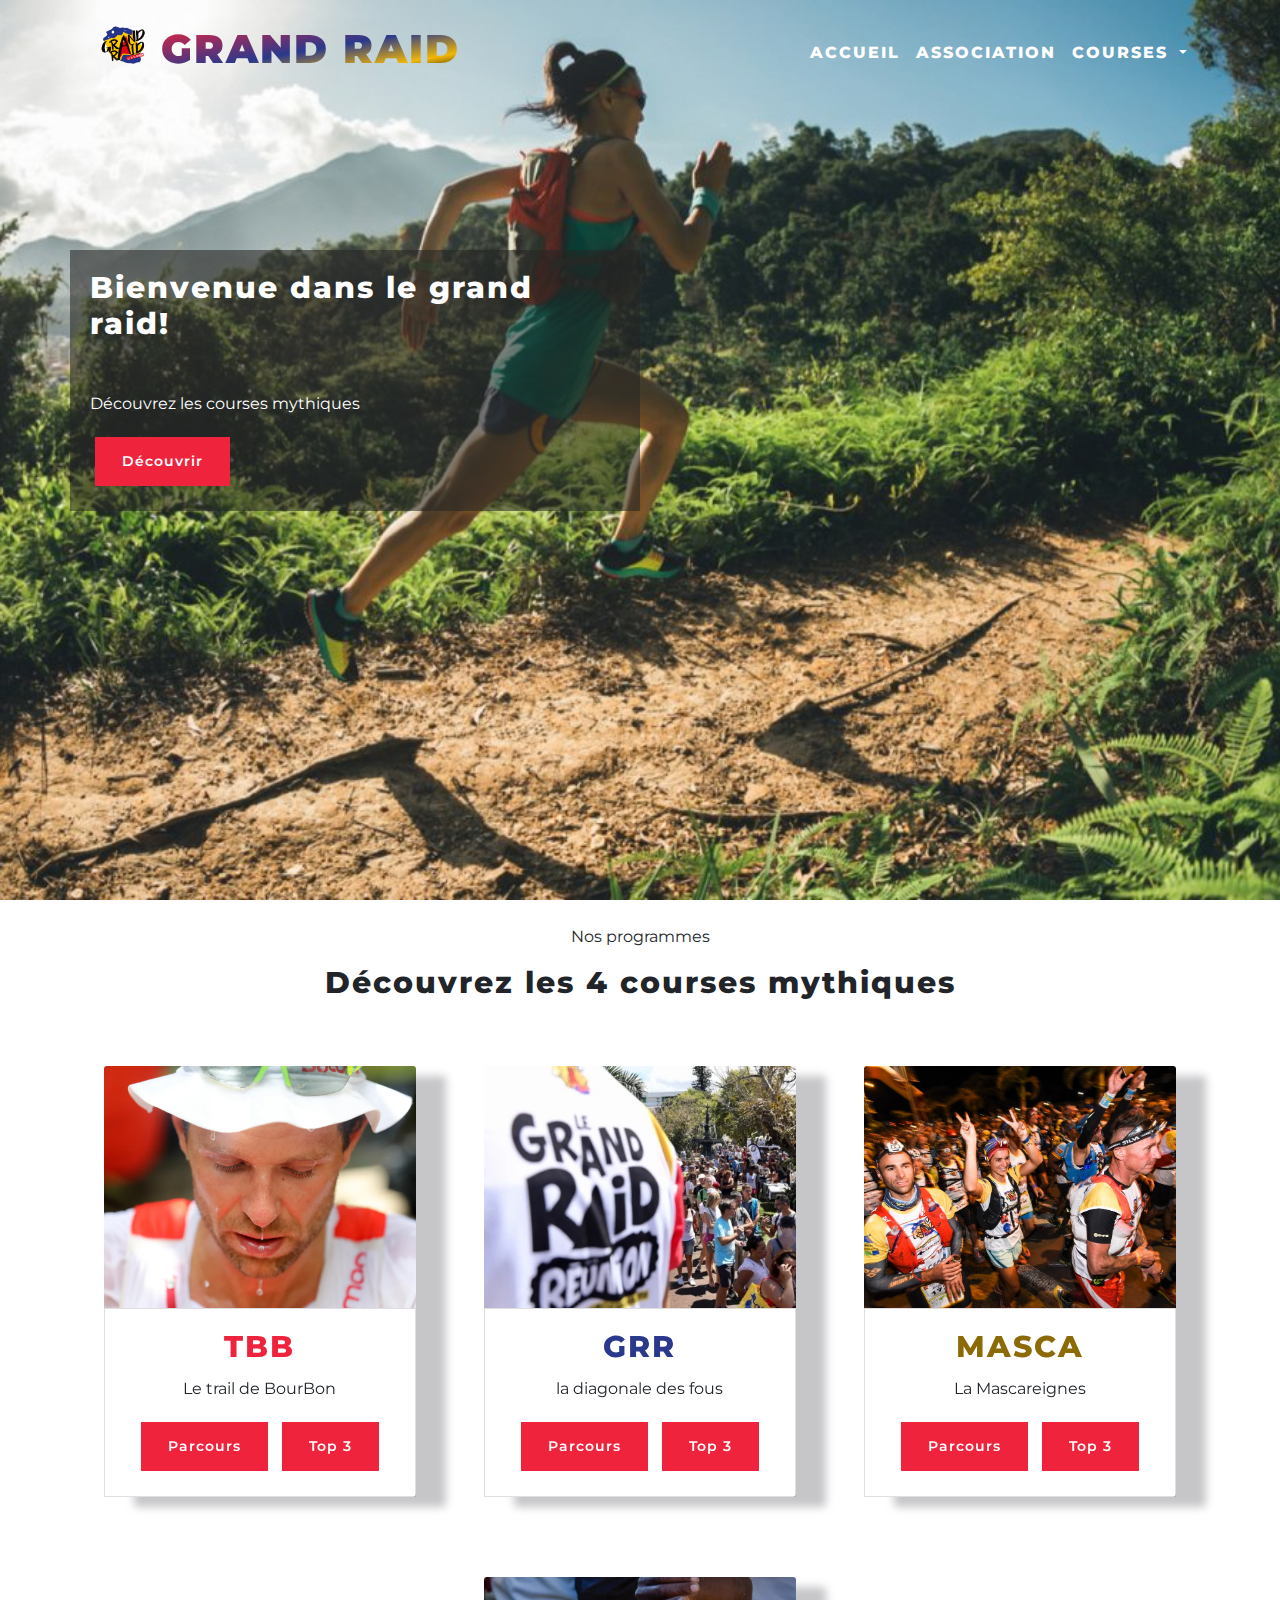
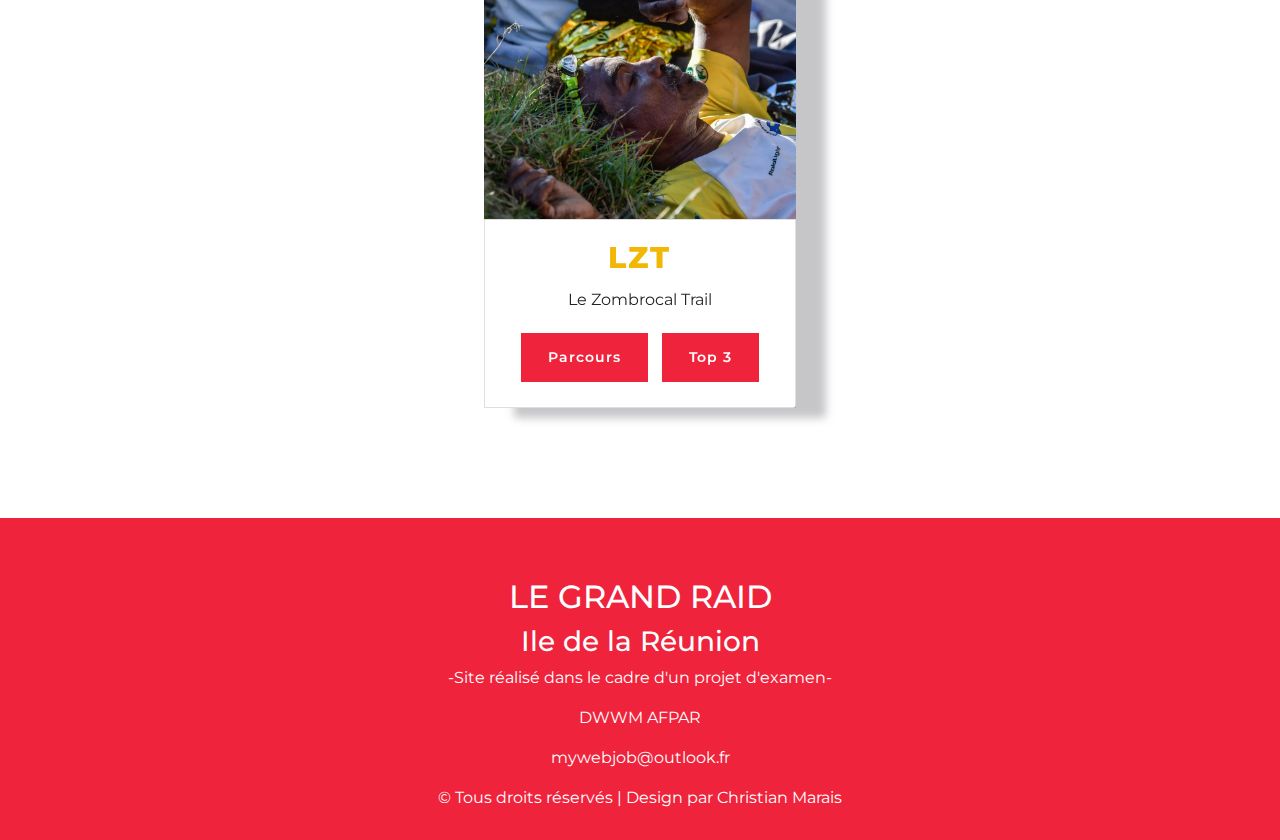
<file: index.html>
<!DOCTYPE hmtl>
<html>
  <head>
    <meta charset="utf-8">
    <meta name="viewport" content="width=device-width, initial-scale=1.0">
    <title>
      Le grand raid
    </title>
    <link href="images/logo.png" rel="icon">
    <!-- CSS -->       
    <link rel="stylesheet" href="asset\bootstrap-4.6.0-dist\bootstrap-4.6.0-dist\css\bootstrap.min.css" />
    <link rel="stylesheet" href="asset\leaflet\leaflet.css" />
    <link rel="stylesheet" type="text/css" href="asset\Leaflet.markercluster-0.2\dist\MarkerCluster.css" />

    <link rel="stylesheet" href="asset\css\styles.css"/>
  </head>

  <body>
    <header class="header sticky" id="header-page-accueil">
        <div class="container">
          <nav class="navbar navbar-expand-lg fixed-top-navbar navbar-light">
            <a class="navbar-brand" href="#">
                <img src="images/logo.png" class="logo"alt="logo">
                <h1>GRAND RAID</h1>
            </a>
            <button class="navbar-toggler" type="button" data-toggle="collapse" data-target="#navbarNav" aria-controls="navbarNav" aria-expanded="false" aria-label="Toggle navigation">
              <span class="navbar-toggler-icon"></span>
            </button>
          
            <div class="collapse navbar-collapse nav-link-color" id="navbarNav">
              <ul class="navbar-nav ml-lg-auto">
                <li class="nav-item active text-white">
                  <a class="nav-link nav-link-color" href="index.html">Accueil <span class="sr-only">(current)</span></a>
                </li>
                <li class="nav-item">
                  <a class="nav-link nav-link-color" href="pages\lassociation.html">Association</a>
                </li>
                <li class="nav-item dropdown">
                  <a class="nav-link nav-link-color dropdown-toggle" href="#" id="navbarDropdown" role="button" data-toggle="dropdown" aria-expanded="false">
                    Courses
                  </a>
                  <div class="dropdown-menu" aria-labelledby="navbarDropdown">
                    <a class="dropdown-item" href="pages\letraildebourbon.html">TBB</a>
                    <div class="dropdown-divider"></div>
                    <a class="dropdown-item" href="pages\letraildebourbon.html">GRR</a>
                    <div class="dropdown-divider"></div>
                    <a class="dropdown-item" href="pages\letraildebourbon.html">MASCA</a>
                    <div class="dropdown-divider"></div>
                    <a class="dropdown-item" href="pages\letraildebourbon.html">LZT</a>
                  </div>
                </li>
              </ul>
            </div>
          </nav>
        </div>
    </header>
    <section class="banniere">
        <div class="container">
          <div class="row">
            <div class="col-sm-6 text-white banniere-contenu">
              <h2>
                Bienvenue dans le grand raid!
              </h2>
              <p>
                Découvrez les courses mythiques
              </p>
              <a href='#course-section' type='button' class="btn btn-primary btnCTA">
              Découvrir 
              </a>
              
            </div>
          </div>
        </div>
      </section>
        <!-- Team Start -->
    <section class="course-section" id="course-section">
      <div class=" text-center">
        <p>Nos programmes</p>
        <h2>Découvrez les 4 courses mythiques</h2>
      </div>
      <div class="container">
        <div class="row text-center course-contenu">
            <div class="col-12 col-sm-6 col-md-4 col-lg-3 cards">
                <div class="card">
                    <img src="images/4.webp" class="card-img-top" alt="...">
                    <div class="card-body ">
                        <h2 class="card-title color-secondaire">TBB</h2>
                        <p class="card-text">Le trail de BourBon </p>
                        <a href="pages\letraildebourbon.html" class="btn btn-primary">Parcours</a>
                        <a href="pages\letraildebourbon.html?top3" class="btn btn-primary">Top 3</a>
                    </div>
                </div>
            </div>

            <div class="col-12 col-sm-6 col-md-4 col-lg-3 cards">
                <div class="card">
                    <img src="images/1.webp" class="card-img-top " alt="...">
                    <div class="card-body ">
                        <h2 class="card-title color-primaire">GRR</h2>
                        <p class="card-text">la diagonale des fous</p>
                        <a href="pages\letraildebourbon.html" class="btn btn-primary">Parcours</a>
                        <a href="pages\letraildebourbon.html?top3" class="btn btn-primary">Top 3</a>
                    </div>
                </div>
            </div>

            <div class="col-12 col-sm-6 col-md-4 col-lg-3 cards">
                <div class="card">
                    <img src="images/2.webp" class="card-img-top" alt="...">
                    <div class="card-body ">
                        <h2 class="card-title color-quatrieme">MASCA</h2>
                        <p class="card-text">La Mascareignes</p>
                        <a href="pages\letraildebourbon.html" class="btn btn-primary">Parcours</a>
                        <a href="pages\letraildebourbon.html?top3" class="btn btn-primary">Top 3</a>
                    </div>
                </div>
            </div>
            <div class="col-12 col-sm-6 col-md-4 col-lg-3 cards">
                <div class="card">
                    <img src="images/3.webp" class="card-img-top" alt="...">
                    <div class="card-body ">
                        <h2 class="card-title color-tertiaire">LZT</h2>
                        <p class="card-text">Le Zombrocal Trail</p>
                        <a href="pages\letraildebourbon.html" class="btn btn-primary">Parcours</a>
                        <a href="pages\letraildebourbon.html?top3" class="btn btn-primary">Top 3</a>
                    </div>
                </div>
            </div>
        </div>
      </div>
    </section>
    <footer class="footer text-center text-white">
        <div class="container-fluid">
          <div class="container">
            <div>
              <h2>LE GRAND RAID</h2>
              <h3>Ile de la Réunion</h3>
              <div>
                <p>-Site réalisé dans le cadre d'un projet d'examen-</p>
                <p>DWWM AFPAR</p>
                <p>mywebjob@outlook.fr</p>
              </div>
            </div>
          </div>
          <div>
            <p class="copyright">&copy; Tous droits réservés | Design par Christian Marais</p>
          </div>
        </div>
    </footer>
    <script src="asset\Jquery\jquery.js"></script>
    <script src="asset\bootstrap-4.6.0-dist\bootstrap-4.6.0-dist\js\bootstrap.bundle.min.js" ></script>
    <script src="asset\leaflet\leaflet.js"></script>
    <script type='text/javascript' src='asset\Leaflet.markercluster-0.2\dist\marcluster.js'></script>
    <script type='text/javascript' src='asset\script.js'></script>
  </body>
</html>
</file>
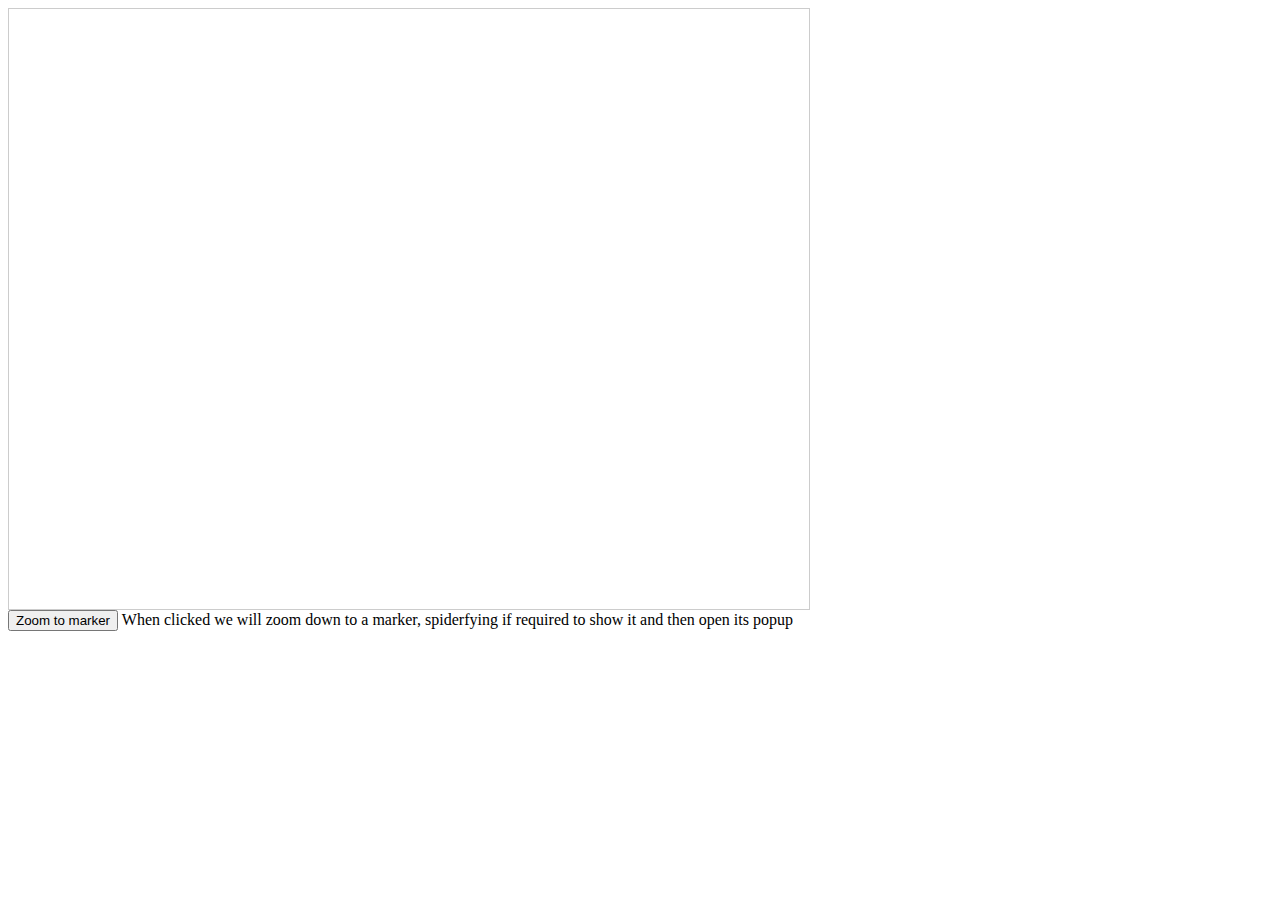
<file: asset/Leaflet.markercluster-0.2/example/marker-clustering-addlayers.html>
<!DOCTYPE html>
<html>
<head>
	<title>Leaflet debug page</title>

	<link rel="stylesheet" href="http://cdn.leafletjs.com/leaflet-0.4.4/leaflet.css" />
	<!--[if lte IE 8]><link rel="stylesheet" href="http://cdn.leafletjs.com/leaflet-0.4.4/leaflet.ie.css" /><![endif]-->
	<script src="http://cdn.leafletjs.com/leaflet-0.4.4/leaflet.js"></script>
	<meta name="viewport" content="width=device-width, initial-scale=1.0">
	<link rel="stylesheet" href="screen.css" />

	<link rel="stylesheet" href="../dist/MarkerCluster.css" />
	<link rel="stylesheet" href="../dist/MarkerCluster.Default.css" />
	<!--[if lte IE 8]><link rel="stylesheet" href="../dist/MarkerCluster.Default.ie.css" /><![endif]-->
	<script src="../dist/leaflet.markercluster-src.js"></script>
	<script src="realworld.388.js"></script>

</head>
<body>

	<div id="map"></div>
	<button id="doit">Zoom to marker</button>
	<span>When clicked we will zoom down to a marker, spiderfying if required to show it and then open its popup</span>
	<script type="text/javascript">

		var cloudmadeUrl = 'http://{s}.tile.cloudmade.com/BC9A493B41014CAABB98F0471D759707/997/256/{z}/{x}/{y}.png',
			cloudmadeAttribution = 'Map data &copy; 2011 OpenStreetMap contributors, Imagery &copy; 2011 CloudMade, Points &copy 2012 LINZ',
			cloudmade = new L.TileLayer(cloudmadeUrl, {maxZoom: 17, attribution: cloudmadeAttribution}),
			latlng = new L.LatLng(-37.82, 175.24);

		var map = new L.Map('map', {center: latlng, zoom: 13, layers: [cloudmade]});

		var markers = new L.MarkerClusterGroup();
		var markerList = [];

		function populate() {
			for (var i = 0; i < addressPoints.length; i++) {
				var a = addressPoints[i];
				var title = a[2];
				var marker = new L.Marker(new L.LatLng(a[0], a[1]), { title: title });
				marker.bindPopup(title);
				markerList.push(marker);
				markers.addLayers([marker]);
			}
		}

		map.addLayer(markers);
		populate();

		document.getElementById('doit').onclick = function () {
			var m = markerList[Math.floor(Math.random() * markerList.length)];
			markers.zoomToShowLayer(m, function () {
				m.openPopup();
			});
		};

	</script>
</body>
</html>
</file>
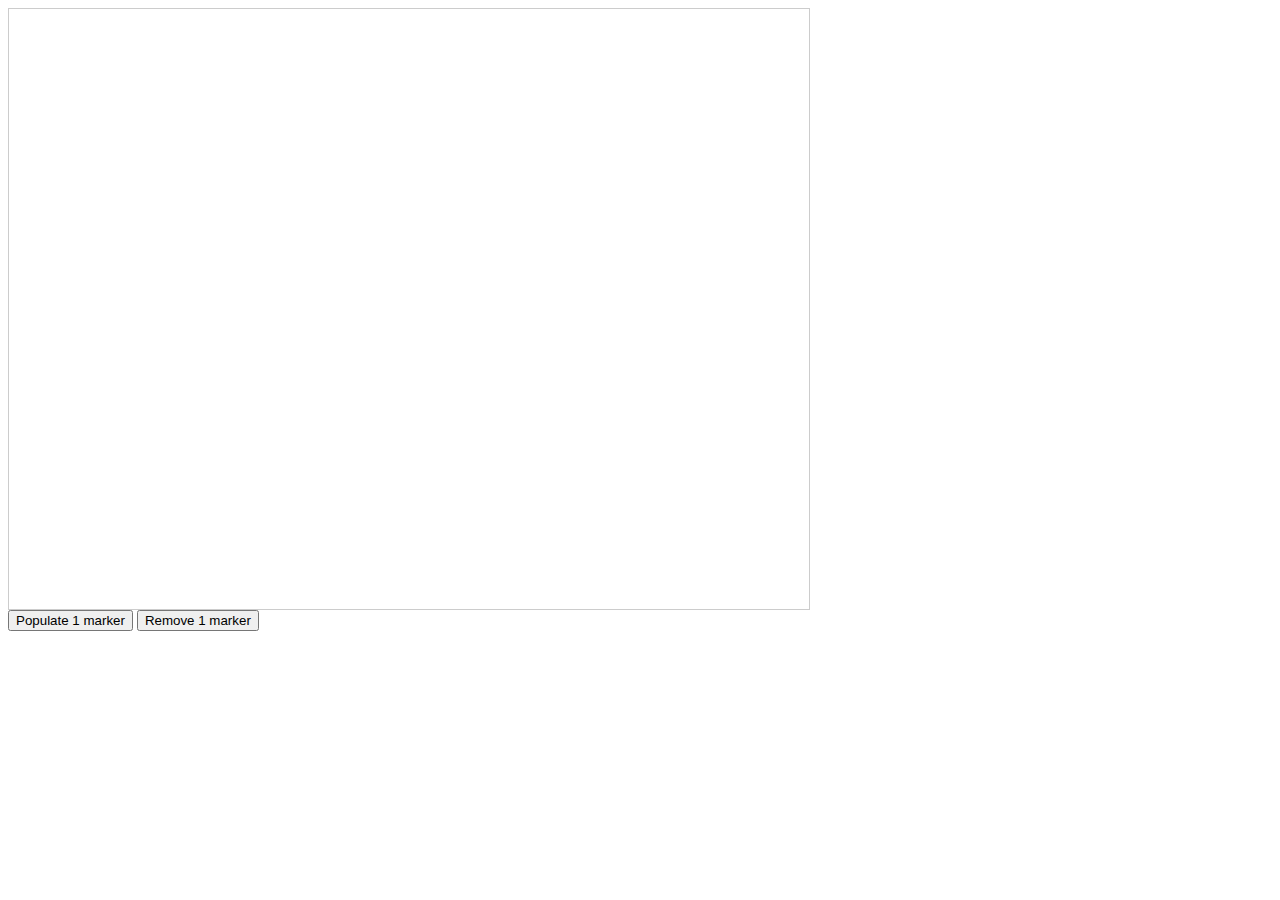
<file: asset/Leaflet.markercluster-0.2/example/marker-clustering-convexhull.html>
<!DOCTYPE html>
<html>
<head>
	<title>Leaflet debug page</title>

	<link rel="stylesheet" href="http://cdn.leafletjs.com/leaflet-0.4.4/leaflet.css" />
	<!--[if lte IE 8]><link rel="stylesheet" href="http://cdn.leafletjs.com/leaflet-0.4.4/leaflet.ie.css" /><![endif]-->
	<script src="http://cdn.leafletjs.com/leaflet-0.4.4/leaflet.js"></script>
	<meta name="viewport" content="width=device-width, initial-scale=1.0">
	<link rel="stylesheet" href="screen.css" />

	<link rel="stylesheet" href="../dist/MarkerCluster.css" />
	<link rel="stylesheet" href="../dist/MarkerCluster.Default.css" />
	<!--[if lte IE 8]><link rel="stylesheet" href="../dist/MarkerCluster.Default.ie.css" /><![endif]-->
	<script src="../dist/leaflet.markercluster-src.js"></script>
</head>
<body>

	<div id="map"></div>
	<button id="populate">Populate 1 marker</button>
	<button id="remove">Remove 1 marker</button>

	<script type="text/javascript">

		var cloudmadeUrl = 'http://{s}.tile.cloudmade.com/BC9A493B41014CAABB98F0471D759707/997/256/{z}/{x}/{y}.png',
			cloudmadeAttribution = 'Map data &copy; 2011 OpenStreetMap contributors, Imagery &copy; 2011 CloudMade',
			cloudmade = new L.TileLayer(cloudmadeUrl, {maxZoom: 18, attribution: cloudmadeAttribution}),
			latlng = new L.LatLng(50.5, 30.51);

		var map = new L.Map('map', {center: latlng, zoom: 15, layers: [cloudmade]});

		var markers = new L.MarkerClusterGroup({ spiderfyOnMaxZoom: false, showCoverageOnHover: false, zoomToBoundsOnClick: false });

		function populate() {
			for (var i = 0; i < 100; i++) {
				var m = new L.Marker(getRandomLatLng(map));
				markers.addLayer(m);
			}
			return false;
		}
		function getRandomLatLng(map) {
			var bounds = map.getBounds(),
				southWest = bounds.getSouthWest(),
				northEast = bounds.getNorthEast(),
				lngSpan = northEast.lng - southWest.lng,
				latSpan = northEast.lat - southWest.lat;

			return new L.LatLng(
					southWest.lat + latSpan * Math.random(),
					southWest.lng + lngSpan * Math.random());
		}


		var polygon;
		markers.on('clustermouseover', function (a) {
			if (polygon) {
				map.removeLayer(polygon);
			}
			polygon = new L.Polygon(a.layer.getConvexHull());
			map.addLayer(polygon);
		});

		markers.on('clustermouseout', function (a) {
			if (polygon) {
				map.removeLayer(polygon);
				polygon = null;
			}
		});

		map.on('zoomend', function () {
			if (polygon) {
				map.removeLayer(polygon);
				polygon = null;
			}
		});


		populate();
		map.addLayer(markers);
	</script>
</body>
</html>
</file>
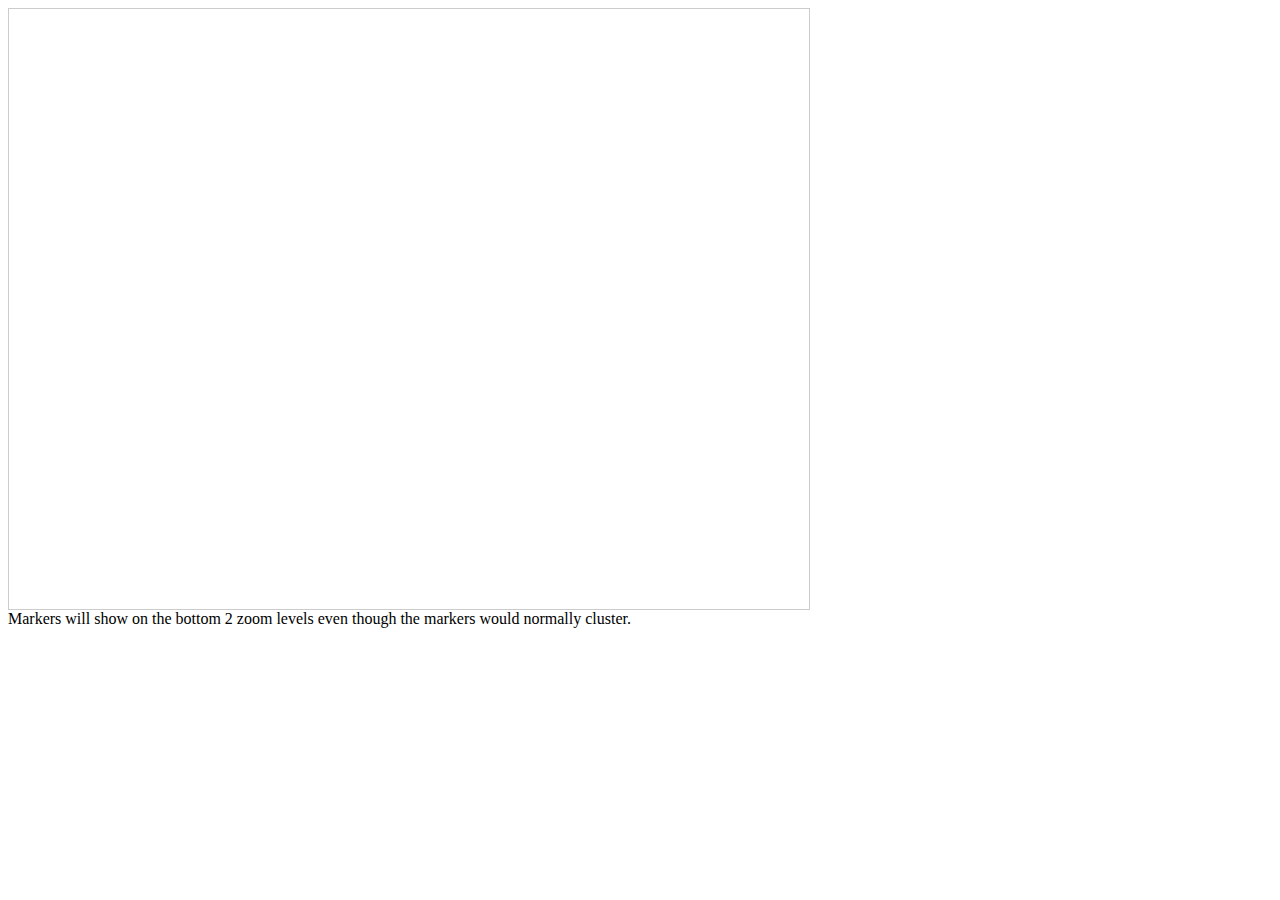
<file: asset/Leaflet.markercluster-0.2/example/marker-clustering-realworld-maxzoom.388.html>
<!DOCTYPE html>
<html>
<head>
	<title>Leaflet debug page</title>

	<link rel="stylesheet" href="http://cdn.leafletjs.com/leaflet-0.4.4/leaflet.css" />
	<!--[if lte IE 8]><link rel="stylesheet" href="http://cdn.leafletjs.com/leaflet-0.4.4/leaflet.ie.css" /><![endif]-->
	<script src="http://cdn.leafletjs.com/leaflet-0.4.4/leaflet.js"></script>
	<meta name="viewport" content="width=device-width, initial-scale=1.0">
	<link rel="stylesheet" href="screen.css" />

	<link rel="stylesheet" href="../dist/MarkerCluster.css" />
	<link rel="stylesheet" href="../dist/MarkerCluster.Default.css" />
	<!--[if lte IE 8]><link rel="stylesheet" href="../dist/MarkerCluster.Default.ie.css" /><![endif]-->
	<script src="../dist/leaflet.markercluster-src.js"></script>
	<script src="realworld.388.js"></script>

</head>
<body>

	<div id="map"></div>
	<span>Markers will show on the bottom 2 zoom levels even though the markers would normally cluster.</span>
	<script type="text/javascript">

		var cloudmadeUrl = 'http://{s}.tile.cloudmade.com/BC9A493B41014CAABB98F0471D759707/997/256/{z}/{x}/{y}.png',
			cloudmadeAttribution = 'Map data &copy; 2011 OpenStreetMap contributors, Imagery &copy; 2011 CloudMade, Points &copy 2012 LINZ',
			cloudmade = new L.TileLayer(cloudmadeUrl, {maxZoom: 17, attribution: cloudmadeAttribution}),
			latlng = new L.LatLng(-37.82, 175.24);

		var map = new L.Map('map', {center: latlng, zoom: 13, layers: [cloudmade]});

		var markers = new L.MarkerClusterGroup({ disableClusteringAtZoom: 17 });
		
		for (var i = 0; i < addressPoints.length; i++) {
			var a = addressPoints[i];
			var title = a[2];
			var marker = new L.Marker(new L.LatLng(a[0], a[1]), { title: title });
			marker.bindPopup(title);
			markers.addLayer(marker);
		}

		map.addLayer(markers);

	</script>
</body>
</html>
</file>
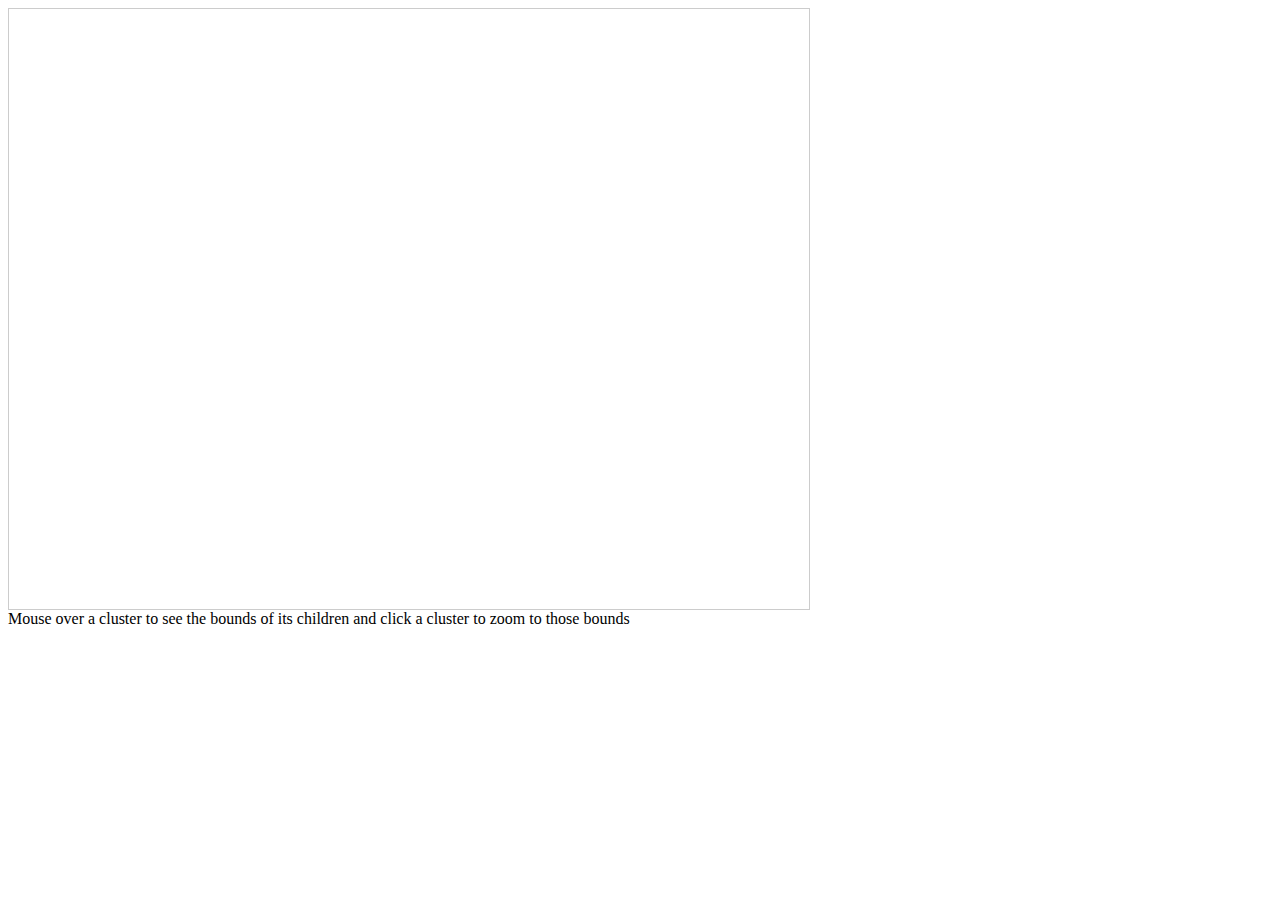
<file: asset/Leaflet.markercluster-0.2/example/marker-clustering-realworld.10000.html>
<!DOCTYPE html>
<html>
<head>
	<title>Leaflet debug page</title>

	<link rel="stylesheet" href="http://cdn.leafletjs.com/leaflet-0.4.4/leaflet.css" />
	<!--[if lte IE 8]><link rel="stylesheet" href="http://cdn.leafletjs.com/leaflet-0.4.4/leaflet.ie.css" /><![endif]-->
	<script src="http://cdn.leafletjs.com/leaflet-0.4.4/leaflet.js"></script>
	<meta name="viewport" content="width=device-width, initial-scale=1.0">
	<link rel="stylesheet" href="screen.css" />

	<link rel="stylesheet" href="../dist/MarkerCluster.css" />
	<link rel="stylesheet" href="../dist/MarkerCluster.Default.css" />
	<!--[if lte IE 8]><link rel="stylesheet" href="../dist/MarkerCluster.Default.ie.css" /><![endif]-->
	<script src="../dist/leaflet.markercluster-src.js"></script>
	
	<script src="realworld.10000.js"></script>

</head>
<body>

	<div id="map"></div>
	<span>Mouse over a cluster to see the bounds of its children and click a cluster to zoom to those bounds</span>
	<script type="text/javascript">

		var cloudmadeUrl = 'http://{s}.tile.cloudmade.com/BC9A493B41014CAABB98F0471D759707/997/256/{z}/{x}/{y}.png',
			cloudmadeAttribution = 'Map data &copy; 2011 OpenStreetMap contributors, Imagery &copy; 2011 CloudMade, Points &copy 2012 LINZ',
			cloudmade = new L.TileLayer(cloudmadeUrl, {maxZoom: 17, attribution: cloudmadeAttribution}),
			latlng = new L.LatLng(-37.89, 175.46);
		var map = new L.Map('map', {center: latlng, zoom: 13, layers: [cloudmade]});

		var markers = new L.MarkerClusterGroup();
		var markersList = [];
		var markersGroup = new L.LayerGroup();

		for (var i = 0; i < addressPoints.length; i++) {
			var a = addressPoints[i];
			var title = a[2];
			var marker = new L.Marker(new L.LatLng(a[0], a[1]), { title: title });
			marker.bindPopup(title);
			//markers.addLayer(marker);
			markersList.push(marker);
			//markersGroup.addLayer(marker);
		}

		map.addLayer(markers);

		var start = +Date.now();

		//for (var i = 0; i < markersList.length; i++) {
		//	markers.addLayer(markersList[i]);
		//}

		markers.addLayers(markersList);

		//markers.addLayer(markersGroup);

		var end = +Date.now();

		console.log(end - start);

		setTimeout(function () {
			var start = +Date.now();

			//markers.clearLayers();

			var toRemove = markersList.slice(0, 9000);

			//var toAdd = markersList.slice(9000, 10001);
			//markers.addLayers(toAdd);

			//for (var i = 0; i < toRemove.length; i++) {
			//	markers.removeLayer(toRemove[i]);
			//}

			markers.removeLayers(toRemove);

			var end = +Date.now();
			console.log(end - start);

		}, 1000);
	</script>
</body>
</html>
</file>
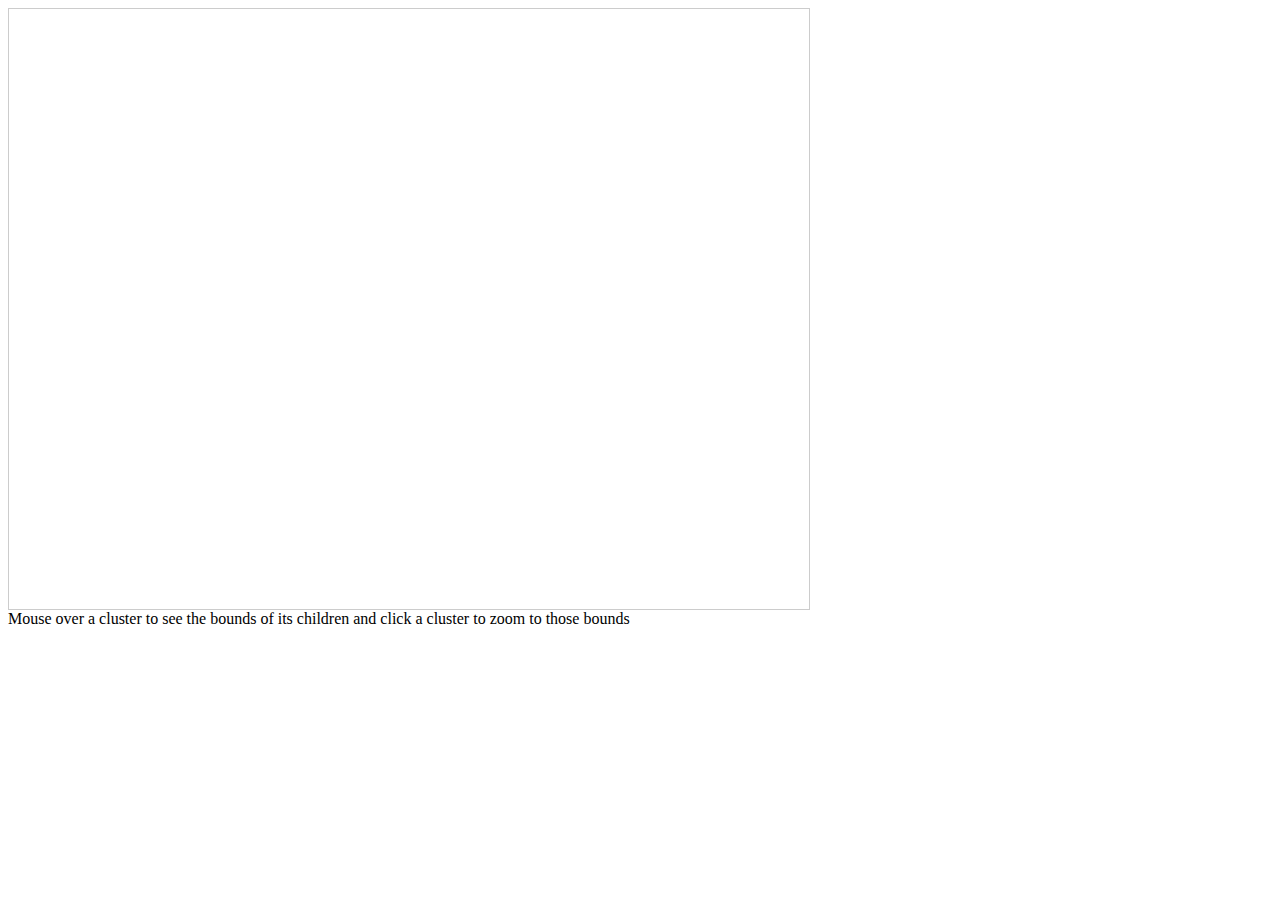
<file: asset/Leaflet.markercluster-0.2/example/marker-clustering-realworld.50000.html>
<!DOCTYPE html>
<html>
<head>
	<title>Leaflet debug page</title>

	<link rel="stylesheet" href="http://cdn.leafletjs.com/leaflet-0.4.4/leaflet.css" />
	<!--[if lte IE 8]><link rel="stylesheet" href="http://cdn.leafletjs.com/leaflet-0.4.4/leaflet.ie.css" /><![endif]-->
	<script src="http://cdn.leafletjs.com/leaflet-0.4.4/leaflet.js"></script>
	<meta name="viewport" content="width=device-width, initial-scale=1.0">
	<link rel="stylesheet" href="screen.css" />

	<link rel="stylesheet" href="../dist/MarkerCluster.css" />
	<link rel="stylesheet" href="../dist/MarkerCluster.Default.css" />
	<!--[if lte IE 8]><link rel="stylesheet" href="../dist/MarkerCluster.Default.ie.css" /><![endif]-->
	<script src="../dist/leaflet.markercluster-src.js"></script>
	
	<script src="realworld.50000.1.js"></script>
	<script src="realworld.50000.2.js"></script>

</head>
<body>

	<div id="map"></div>
	<span>Mouse over a cluster to see the bounds of its children and click a cluster to zoom to those bounds</span>
	<script type="text/javascript">
			var cloudmadeUrl = 'http://{s}.tile.cloudmade.com/BC9A493B41014CAABB98F0471D759707/997/256/{z}/{x}/{y}.png',
			    cloudmadeAttribution = 'Map data &copy; 2011 OpenStreetMap contributors, Imagery &copy; 2011 CloudMade, Points &copy 2012 LINZ',
			    cloudmade = new L.TileLayer(cloudmadeUrl, { maxZoom: 17, attribution: cloudmadeAttribution }),
			    latlng = new L.LatLng(-37.79, 175.27);

			var map = new L.Map('map', { center: latlng, zoom: 13, layers: [cloudmade] });

			var markers = new L.MarkerClusterGroup();

			for (var i = 0; i < addressPoints.length; i++) {
				var a = addressPoints[i];
				var title = a[2];
				var marker = new L.Marker(new L.LatLng(a[0], a[1]), { title: title });
				marker.bindPopup(title);
				markers.addLayer(marker);
			}
			for (var i = 0; i < addressPoints2.length; i++) {
				var a = addressPoints[i];
				var title = a[2];
				var marker = new L.Marker(new L.LatLng(a[0], a[1]), { title: title });
				marker.bindPopup(title);
				markers.addLayer(marker);
			}

			map.addLayer(markers);
	</script>
</body>
</html>
</file>
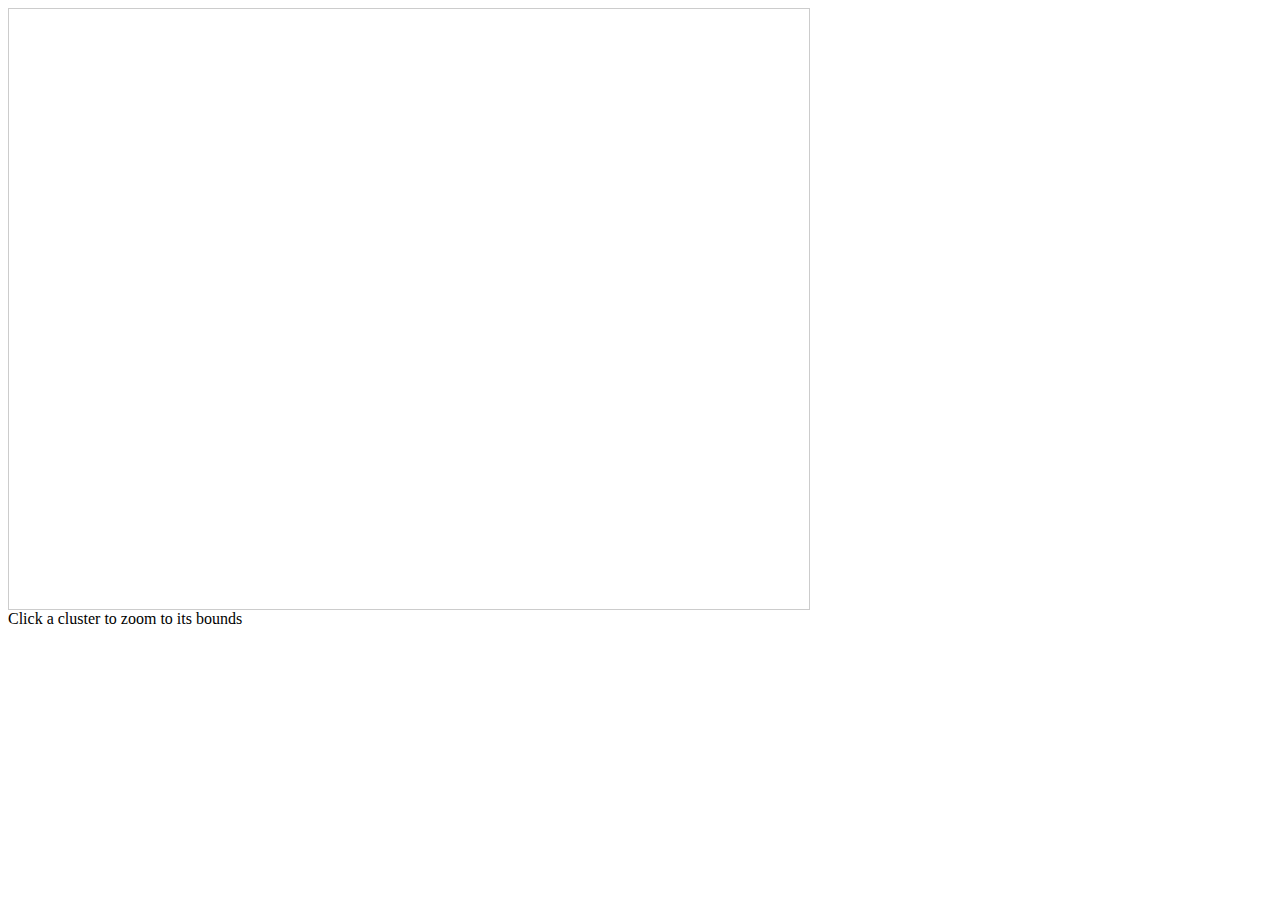
<file: asset/Leaflet.markercluster-0.2/example/marker-clustering-singlemarkermode.html>
<!DOCTYPE html>
<html>
<head>
	<title>Leaflet debug page</title>

	<link rel="stylesheet" href="http://cdn.leafletjs.com/leaflet-0.4.4/leaflet.css" />
	<!--[if lte IE 8]><link rel="stylesheet" href="http://cdn.leafletjs.com/leaflet-0.4.4/leaflet.ie.css" /><![endif]-->
	<script src="http://cdn.leafletjs.com/leaflet-0.4.4/leaflet.js"></script>
	<meta name="viewport" content="width=device-width, initial-scale=1.0">
	<link rel="stylesheet" href="screen.css" />

	<link rel="stylesheet" href="../dist/MarkerCluster.css" />
	<link rel="stylesheet" href="../dist/MarkerCluster.Default.css" />
	<!--[if lte IE 8]><link rel="stylesheet" href="../dist/MarkerCluster.Default.ie.css" /><![endif]-->
	<script src="../dist/leaflet.markercluster-src.js"></script>
</head>
<body>

	<div id="map"></div>
	<span>Click a cluster to zoom to its bounds</span>

	<script type="text/javascript">

		var cloudmadeUrl = 'http://{s}.tile.cloudmade.com/BC9A493B41014CAABB98F0471D759707/997/256/{z}/{x}/{y}.png',
			cloudmadeAttribution = 'Map data &copy; 2011 OpenStreetMap contributors, Imagery &copy; 2011 CloudMade',
			cloudmade = new L.TileLayer(cloudmadeUrl, {maxZoom: 18, attribution: cloudmadeAttribution}),
			latlng = new L.LatLng(50.5, 30.51);

		var map = new L.Map('map', {center: latlng, zoom: 15, layers: [cloudmade]});

		var markers = new L.MarkerClusterGroup({ singleMarkerMode: true});

		function populate() {
			for (var i = 0; i < 100; i++) {
				var m = new L.Marker(getRandomLatLng(map));
				markers.addLayer(m);
			}
			return false;
		}
		function getRandomLatLng(map) {
			var bounds = map.getBounds(),
				southWest = bounds.getSouthWest(),
				northEast = bounds.getNorthEast(),
				lngSpan = northEast.lng - southWest.lng,
				latSpan = northEast.lat - southWest.lat;

			return new L.LatLng(
					southWest.lat + latSpan * Math.random(),
					southWest.lng + lngSpan * Math.random());
		}

		markers.on('clusterclick', function (a) {
			a.layer.zoomToBounds();
		});

		populate();
		map.addLayer(markers);

	</script>
</body>
</html>
</file>
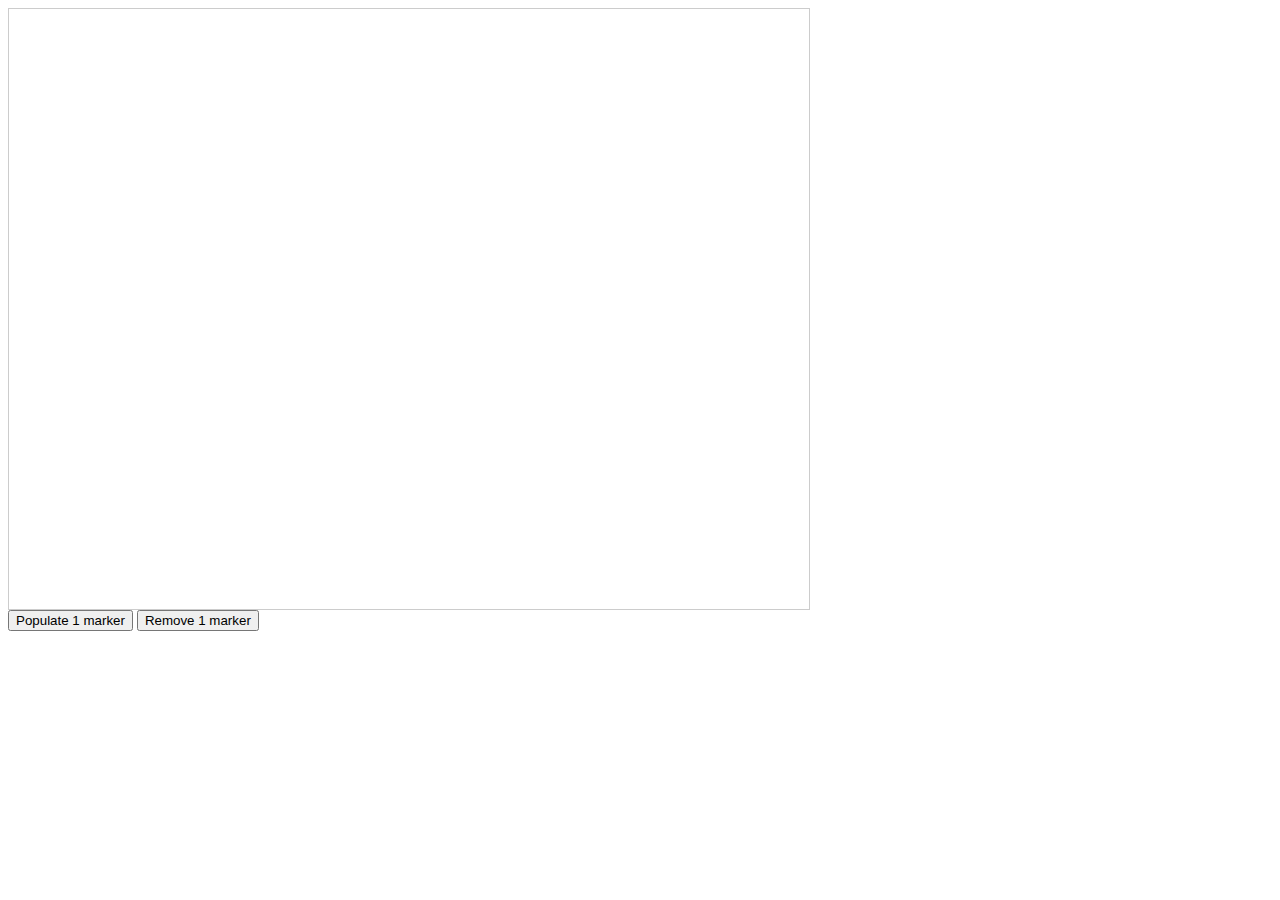
<file: asset/Leaflet.markercluster-0.2/example/marker-clustering-spiderfier.html>
﻿<!DOCTYPE html>
<html>
<head>
	<title>Leaflet debug page</title>

	<link rel="stylesheet" href="http://cdn.leafletjs.com/leaflet-0.4.4/leaflet.css" />
	<!--[if lte IE 8]><link rel="stylesheet" href="http://cdn.leafletjs.com/leaflet-0.4.4/leaflet.ie.css" /><![endif]-->
	<script src="http://cdn.leafletjs.com/leaflet-0.4.4/leaflet.js"></script>
	<meta name="viewport" content="width=device-width, initial-scale=1.0">
	<link rel="stylesheet" href="screen.css" />

	<link rel="stylesheet" href="../dist/MarkerCluster.css" />
	<link rel="stylesheet" href="../dist/MarkerCluster.Default.css" />
	<!--[if lte IE 8]><link rel="stylesheet" href="../dist/MarkerCluster.Default.ie.css" /><![endif]-->
	<script src="../dist/leaflet.markercluster-src.js"></script>
</head>
<body>

	<div id="map"></div>
	<button id="populate">Populate 1 marker</button>
	<button id="remove">Remove 1 marker</button>

	<script type="text/javascript">

		var cloudmadeUrl = 'http://{s}.tile.cloudmade.com/BC9A493B41014CAABB98F0471D759707/997/256/{z}/{x}/{y}.png',
			cloudmadeAttribution = 'Map data &copy; 2011 OpenStreetMap contributors, Imagery &copy; 2011 CloudMade',
			cloudmade = new L.TileLayer(cloudmadeUrl, {maxZoom: 18, attribution: cloudmadeAttribution}),
			latlng = new L.LatLng(50.5, 30.51);

		var map = new L.Map('map', {center: latlng, zoom: 15, layers: [cloudmade]});

		var markers = new L.MarkerClusterGroup({ spiderfyOnMaxZoom: false, showCoverageOnHover: false, zoomToBoundsOnClick: false });

		function populate() {
			for (var i = 0; i < 100; i++) {
				var m = new L.Marker(getRandomLatLng(map));
				markers.addLayer(m);
			}
			return false;
		}
		function getRandomLatLng(map) {
			var bounds = map.getBounds(),
				southWest = bounds.getSouthWest(),
				northEast = bounds.getNorthEast(),
				lngSpan = northEast.lng - southWest.lng,
				latSpan = northEast.lat - southWest.lat;

			return new L.LatLng(
					southWest.lat + latSpan * Math.random(),
					southWest.lng + lngSpan * Math.random());
		}

		markers.on('clusterclick', function (a) {
			a.layer.spiderfy();
		});

		populate();
		map.addLayer(markers);
	</script>
</body>
</html>
</file>
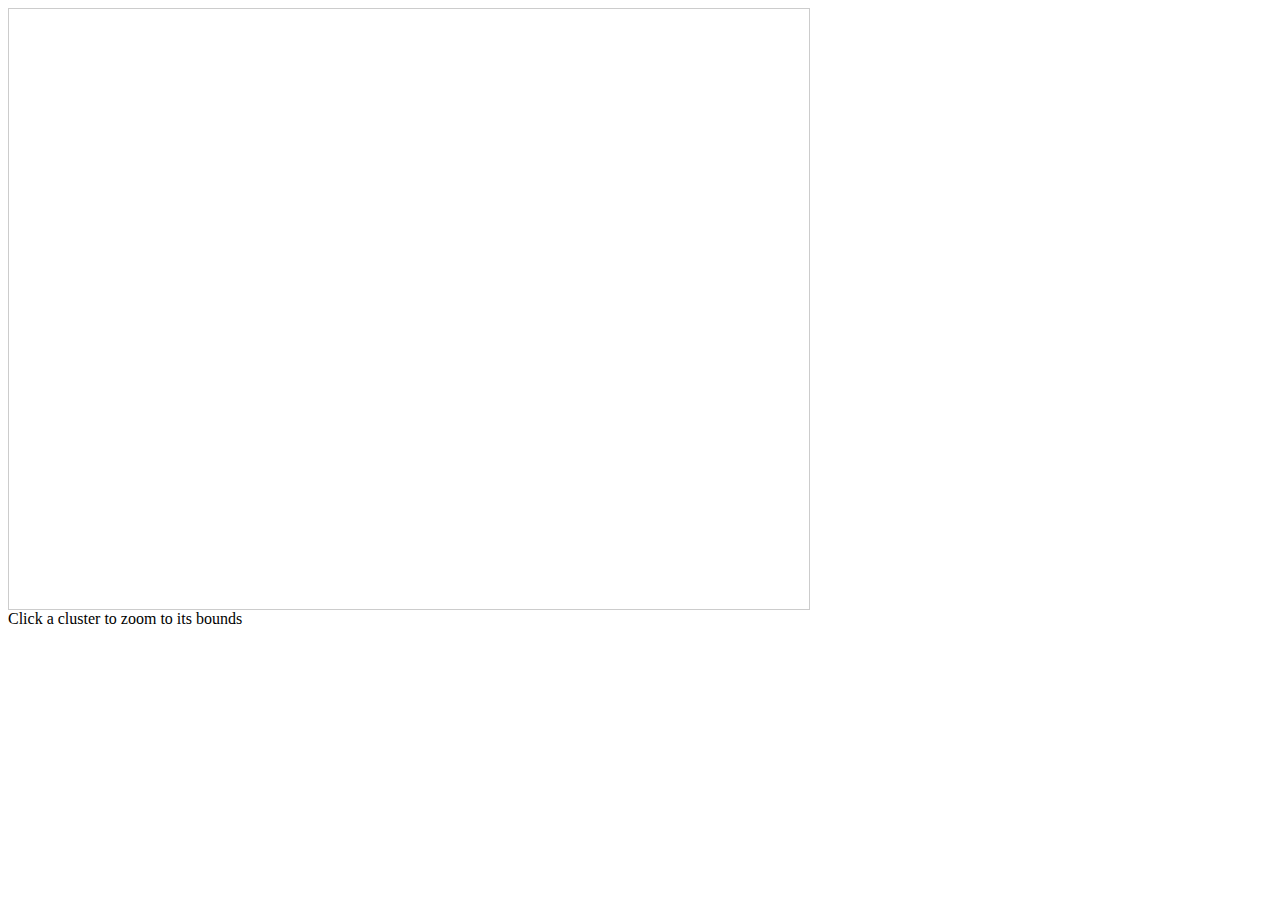
<file: asset/Leaflet.markercluster-0.2/example/marker-clustering-zoomtobounds.html>
<!DOCTYPE html>
<html>
<head>
	<title>Leaflet debug page</title>

	<link rel="stylesheet" href="http://cdn.leafletjs.com/leaflet-0.4.4/leaflet.css" />
	<!--[if lte IE 8]><link rel="stylesheet" href="http://cdn.leafletjs.com/leaflet-0.4.4/leaflet.ie.css" /><![endif]-->
	<script src="http://cdn.leafletjs.com/leaflet-0.4.4/leaflet.js"></script>
	<meta name="viewport" content="width=device-width, initial-scale=1.0">
	<link rel="stylesheet" href="screen.css" />

	<link rel="stylesheet" href="../dist/MarkerCluster.css" />
	<link rel="stylesheet" href="../dist/MarkerCluster.Default.css" />
	<!--[if lte IE 8]><link rel="stylesheet" href="../dist/MarkerCluster.Default.ie.css" /><![endif]-->
	<script src="../dist/leaflet.markercluster-src.js"></script>
</head>
<body>

	<div id="map"></div>
	<span>Click a cluster to zoom to its bounds</span>

	<script type="text/javascript">

		var cloudmadeUrl = 'http://{s}.tile.cloudmade.com/BC9A493B41014CAABB98F0471D759707/997/256/{z}/{x}/{y}.png',
			cloudmadeAttribution = 'Map data &copy; 2011 OpenStreetMap contributors, Imagery &copy; 2011 CloudMade',
			cloudmade = new L.TileLayer(cloudmadeUrl, {maxZoom: 18, attribution: cloudmadeAttribution}),
			latlng = new L.LatLng(50.5, 30.51);

		var map = new L.Map('map', {center: latlng, zoom: 15, layers: [cloudmade]});

		var markers = new L.MarkerClusterGroup({spiderfyOnMaxZoom: false, showCoverageOnHover: false, zoomToBoundsOnClick: false});

		function populate() {
			for (var i = 0; i < 100; i++) {
				var m = new L.Marker(getRandomLatLng(map));
				markers.addLayer(m);
			}
			return false;
		}
		function getRandomLatLng(map) {
			var bounds = map.getBounds(),
				southWest = bounds.getSouthWest(),
				northEast = bounds.getNorthEast(),
				lngSpan = northEast.lng - southWest.lng,
				latSpan = northEast.lat - southWest.lat;

			return new L.LatLng(
					southWest.lat + latSpan * Math.random(),
					southWest.lng + lngSpan * Math.random());
		}

		markers.on('clusterclick', function (a) {
			a.layer.zoomToBounds();
		});

		populate();
		map.addLayer(markers);

	</script>
</body>
</html>
</file>
<file: asset/Leaflet.markercluster-0.2/example/screen.css>
#map {
	width: 800px; 
	height: 600px; 
	border: 1px solid #ccc;
	}
</file>
<file: asset/Leaflet.markercluster-0.2/dist/MarkerCluster.css>
.leaflet-cluster-anim .leaflet-marker-icon, .leaflet-cluster-anim .leaflet-marker-shadow {
	-webkit-transition: -webkit-transform 0.25s ease-out, opacity 0.25s ease-in;
	-moz-transition: -moz-transform 0.25s ease-out, opacity 0.25s ease-in;
	-o-transition: -o-transform 0.25s ease-out, opacity 0.25s ease-in;
	transition: transform 0.25s ease-out, opacity 0.25s ease-in;
	}
</file>
<file: asset/Leaflet.markercluster-0.2/dist/MarkerCluster.Default.css>
.marker-cluster-small {
	background-color: rgba(181, 226, 140, 0.6);
	}
.marker-cluster-small div {
	background-color: rgba(110, 204, 57, 0.6);
	}

.marker-cluster-medium {
	background-color: rgba(241, 211, 87, 0.6);
	}
.marker-cluster-medium div {
	background-color: rgba(240, 194, 12, 0.6);
	}

.marker-cluster-large {
	background-color: rgba(253, 156, 115, 0.6);
	}
.marker-cluster-large div {
	background-color: rgba(241, 128, 23, 0.6);
	}

.marker-cluster {
	background-clip: padding-box;
	border-radius: 20px;
	}
.marker-cluster div {
	width: 30px;
	height: 30px;
	margin-left: 5px;
	margin-top: 5px;

	text-align: center;
	border-radius: 15px;
	font: 12px "Helvetica Neue", Arial, Helvetica, sans-serif;
	}
.marker-cluster span {
	line-height: 30px;
	}
</file>
<file: asset/Leaflet.markercluster-0.2/dist/MarkerCluster.Default.ie.css>
/* IE 6-8 fallback colors */
.marker-cluster-small {
	background-color: rgb(181, 226, 140);
	}
.marker-cluster-small div {
	background-color: rgb(110, 204, 57);
	}

.marker-cluster-medium {
	background-color: rgb(241, 211, 87);
	}
.marker-cluster-medium div {
	background-color: rgb(240, 194, 12);
	}

.marker-cluster-large {
	background-color: rgb(253, 156, 115);
	}
.marker-cluster-large div {
	background-color: rgb(241, 128, 23);
}
</file>
